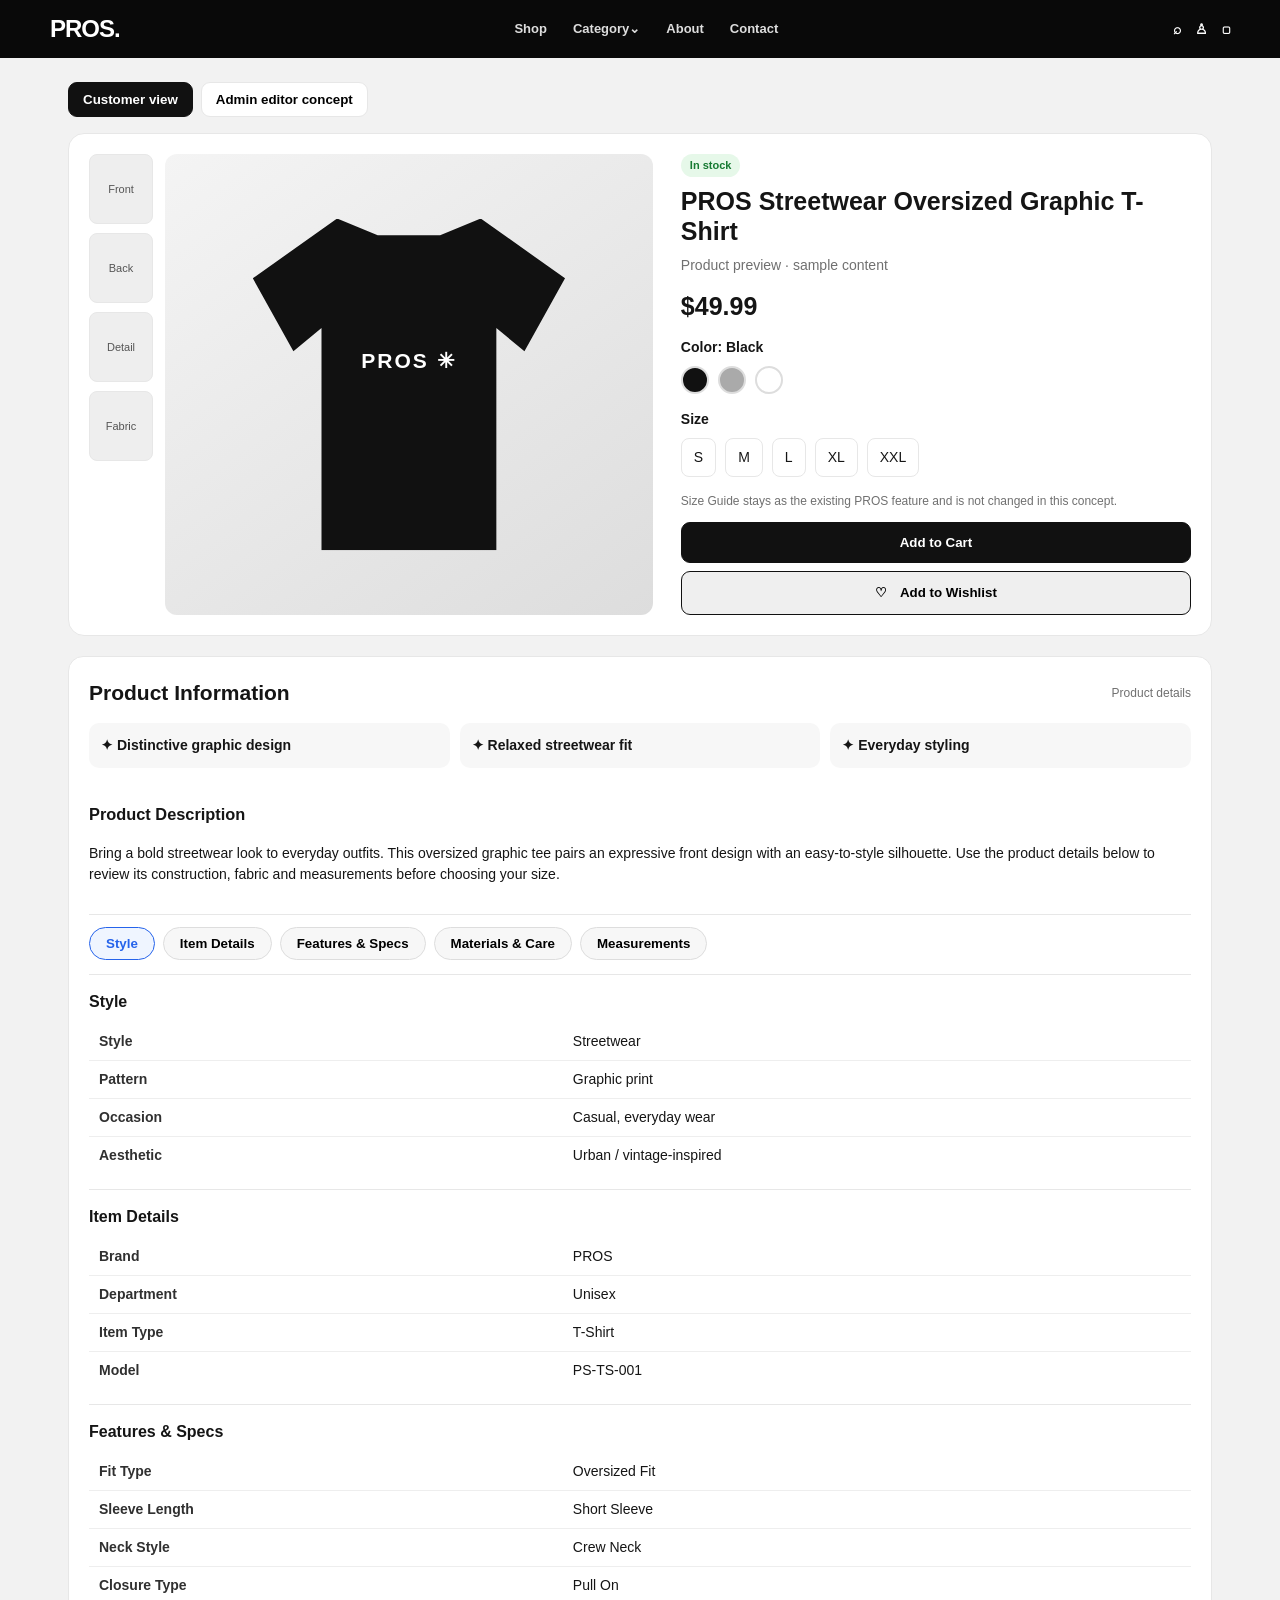
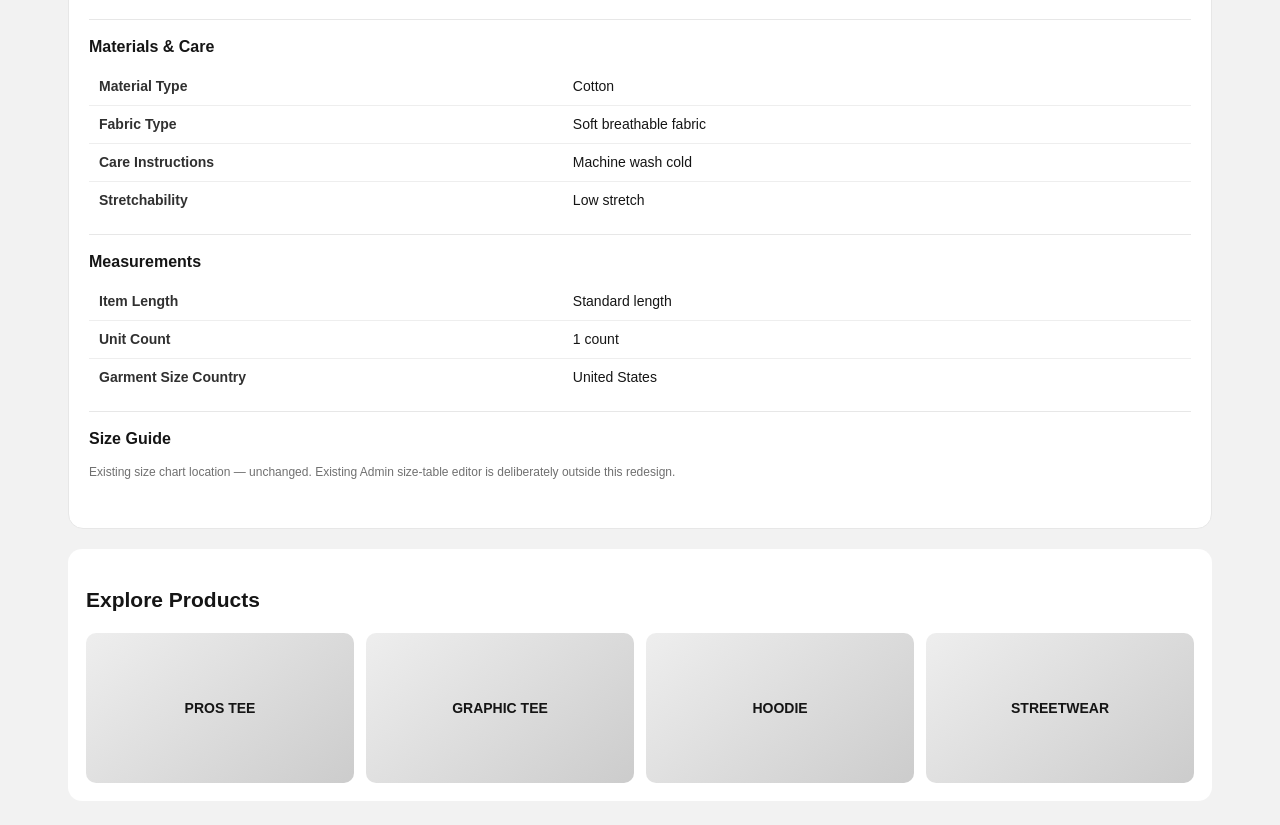
<file: product-information-preview.html>
<!doctype html>
<html lang="en">
<head>
<meta charset="utf-8">
<meta name="viewport" content="width=device-width,initial-scale=1">
<title>PROS — Product Information Preview</title>
<style>
:root{--ink:#151515;--muted:#707070;--line:#e7e7e7;--paper:#fff;--soft:#f6f6f6;--accent:#2563eb}
*{box-sizing:border-box}body{margin:0;background:#f2f2f2;color:var(--ink);font:14px/1.5 Inter,Arial,sans-serif}
.top{height:58px;background:#090909;color:#fff;display:flex;align-items:center;justify-content:space-between;padding:0 max(20px,calc((100vw - 1180px)/2));font-weight:700}.logo{font-size:24px;letter-spacing:-1px}.nav{display:flex;gap:26px;color:#ddd;font-size:13px}
.wrap{max-width:1180px;margin:24px auto;padding:0 18px}.switch{display:flex;gap:8px;margin-bottom:16px}.switch button,.btn{border:1px solid var(--line);background:#fff;border-radius:9px;padding:9px 14px;font-weight:650;cursor:pointer}.switch button.active,.btn.primary{background:#111;color:#fff;border-color:#111}
.product{display:grid;grid-template-columns:minmax(0,1.05fr) minmax(360px,.95fr);gap:28px;background:#fff;border:1px solid var(--line);border-radius:16px;padding:20px}
.gallery{display:grid;grid-template-columns:64px 1fr;gap:12px}.thumbs{display:grid;gap:9px;align-content:start}.thumb{height:70px;border:1px solid var(--line);border-radius:8px;background:#eee;display:grid;place-items:center;font-size:11px;color:#555}.hero{min-height:430px;border-radius:12px;background:linear-gradient(145deg,#f4f4f4,#ddd);display:grid;place-items:center;overflow:hidden}.shirt{width:64%;height:72%;background:#111;clip-path:polygon(27% 0,40% 5%,60% 5%,73% 0,100% 18%,87% 40%,78% 33%,78% 100%,22% 100%,22% 33%,13% 40%,0 18%);position:relative;filter:drop-shadow(0 12px 12px #0002)}.shirt:after{content:"PROS ✳";position:absolute;top:38%;left:0;right:0;color:#fff;text-align:center;font-size:21px;font-weight:900;letter-spacing:2px}
.stock{display:inline-block;background:#e6f8e9;color:#167a32;padding:3px 9px;border-radius:99px;font-size:11px;font-weight:700}.name{font-size:25px;line-height:1.2;margin:9px 0}.price{font-size:25px;font-weight:800;margin:12px 0}.muted{color:var(--muted)}.swatches,.sizes{display:flex;gap:9px;margin:8px 0 15px}.swatch{width:28px;height:28px;border:2px solid #ddd;border-radius:50%;background:#111}.swatch:nth-child(2){background:#aaa}.swatch:nth-child(3){background:#fff}.size{padding:8px 12px;border:1px solid var(--line);border-radius:8px}.actions{display:grid;gap:8px}.actions button{padding:12px;border-radius:9px;border:1px solid #111;font-weight:700}.cart{background:#111;color:#fff}
.info-card{margin-top:20px;background:#fff;border:1px solid var(--line);border-radius:15px;padding:20px}.info-head{display:flex;align-items:center;justify-content:space-between;gap:12px}.info-head h2{margin:0;font-size:21px}.tabs{display:flex;gap:8px;overflow-x:auto;padding:12px 0 14px;scrollbar-width:thin;border-bottom:1px solid var(--line)}.tabs button{white-space:nowrap;border:1px solid #ddd;border-radius:99px;background:#f7f7f7;padding:8px 16px;font-weight:650;cursor:pointer}.tabs button.active{border-color:var(--accent);color:var(--accent);background:#eff5ff}
.highlights{display:grid;grid-template-columns:repeat(3,1fr);gap:10px;margin:14px 0}.highlight{padding:12px;background:#f7f7f7;border-radius:10px;font-weight:600}.description{padding:4px 0 15px;border-bottom:1px solid var(--line)}.spec-section{padding:15px 0;border-bottom:1px solid var(--line)}.spec-section:last-child{border-bottom:0}.spec-section h3{font-size:16px;margin:0 0 9px}.spec-table{width:100%;border-collapse:collapse}.spec-table th,.spec-table td{text-align:left;padding:8px 10px;border-bottom:1px solid #eee;vertical-align:top}.spec-table th{width:43%;font-weight:650;color:#303030}.spec-table tr:last-child th,.spec-table tr:last-child td{border-bottom:0}.explore{margin:20px 0;background:#fff;padding:18px;border-radius:14px}.cards{display:grid;grid-template-columns:repeat(4,1fr);gap:12px}.mini{height:150px;border-radius:10px;background:linear-gradient(140deg,#eee,#ccc);display:grid;place-items:center;font-weight:800}
.admin{display:none;background:#fff;border:1px solid var(--line);border-radius:15px;padding:20px}.admin.show{display:block}.admin h2{margin-top:0}.admin-section{border:1px solid var(--line);border-radius:12px;padding:14px;margin:12px 0}.field{display:grid;grid-template-columns:1fr 1fr auto;gap:8px;margin:8px 0}.field input{width:100%;padding:10px;border:1px solid #ddd;border-radius:8px}.danger{color:#b42318}.note{font-size:12px;color:var(--muted)}
.undo-toolbar{position:fixed;z-index:1000;top:72px;right:22px;display:none;align-items:center;gap:7px;padding:8px;background:#fff;border:1px solid #dedede;border-radius:12px;box-shadow:0 8px 28px #0002}.undo-toolbar .btn{min-width:82px}.undo-toolbar .btn:disabled{opacity:.38;cursor:not-allowed}.undo-toolbar #historyStatus{max-width:150px;font-size:11px;margin:0 4px}.admin-mode .undo-toolbar{display:flex}
@media(max-width:720px){.undo-toolbar{top:62px;right:9px;gap:5px;padding:6px}.undo-toolbar .btn{min-width:66px;padding:8px 10px;font-size:12px}.undo-toolbar #historyStatus{display:none}}
@media(max-width:720px){.top{height:54px;padding:0 14px}.nav{display:none}.wrap{margin:12px auto;padding:0 10px}.product{display:block;padding:12px;border-radius:12px}.gallery{display:block}.thumbs{display:none}.hero{min-height:0;aspect-ratio:1/1;margin-bottom:14px}.shirt{height:76%;width:66%}.name{font-size:21px}.price{font-size:23px}.info-card{margin-top:16px;padding:14px 12px}.info-head h2{font-size:19px}.tabs{margin:0 -2px;gap:7px}.tabs button{padding:8px 12px;font-size:12px}.highlights{grid-template-columns:1fr 1fr;gap:7px}.highlight{font-size:12px;padding:9px}.description{font-size:13px}.spec-section{padding:12px 0}.spec-table th,.spec-table td{padding:8px 6px;font-size:12px}.spec-table th{width:44%}.cards{grid-template-columns:repeat(2,1fr)}.mini{height:120px}.field{grid-template-columns:1fr 1fr}.field button{grid-column:1/-1}.admin{padding:14px}}
</style>
</head>
<body>
<header class="top"><div class="logo">PROS.</div><nav class="nav"><span>Shop</span><span>Category⌄</span><span>About</span><span>Contact</span></nav><div>⌕　♙　▢</div></header>
<main class="wrap">
<div class="switch"><button class="active" id="storeBtn">Customer view</button><button id="adminBtn">Admin editor concept</button></div>
<section id="store">
<div class="product">
<div class="gallery"><div class="thumbs"><div class="thumb">Front</div><div class="thumb">Back</div><div class="thumb">Detail</div><div class="thumb">Fabric</div></div><div class="hero"><div class="shirt"></div></div></div>
<div><span class="stock">In stock</span><h1 class="name">PROS Streetwear Oversized Graphic T-Shirt</h1><div class="muted">Product preview · sample content</div><div class="price">$49.99</div><b>Color: Black</b><div class="swatches"><span class="swatch"></span><span class="swatch"></span><span class="swatch"></span></div><b>Size</b><div class="sizes"><span class="size">S</span><span class="size">M</span><span class="size">L</span><span class="size">XL</span><span class="size">XXL</span></div><p class="note">Size Guide stays as the existing PROS feature and is not changed in this concept.</p><div class="actions"><button class="cart">Add to Cart</button><button>♡　Add to Wishlist</button></div></div>
</div>
<section class="info-card">
<div class="info-head"><h2>Product Information</h2><span class="note">Product details</span></div>
<div class="highlights"><div class="highlight">✦ Distinctive graphic design</div><div class="highlight">✦ Relaxed streetwear fit</div><div class="highlight">✦ Everyday styling</div></div>
<div class="description"><h3>Product Description</h3><p>Bring a bold streetwear look to everyday outfits. This oversized graphic tee pairs an expressive front design with an easy-to-style silhouette. Use the product details below to review its construction, fabric and measurements before choosing your size.</p></div>
<div class="tabs" id="tabs"><button class="active" data-target="style">Style</button><button data-target="item">Item Details</button><button data-target="features">Features &amp; Specs</button><button data-target="materials">Materials &amp; Care</button><button data-target="measurements">Measurements</button></div>
<div id="style" class="spec-section"><h3>Style</h3><table class="spec-table"><tr><th>Style</th><td>Streetwear</td></tr><tr><th>Pattern</th><td>Graphic print</td></tr><tr><th>Occasion</th><td>Casual, everyday wear</td></tr><tr><th>Aesthetic</th><td>Urban / vintage-inspired</td></tr></table></div>
<div id="item" class="spec-section"><h3>Item Details</h3><table class="spec-table"><tr><th>Brand</th><td>PROS</td></tr><tr><th>Department</th><td>Unisex</td></tr><tr><th>Item Type</th><td>T-Shirt</td></tr><tr><th>Model</th><td>PS-TS-001</td></tr></table></div>
<div id="features" class="spec-section"><h3>Features &amp; Specs</h3><table class="spec-table"><tr><th>Fit Type</th><td>Oversized Fit</td></tr><tr><th>Sleeve Length</th><td>Short Sleeve</td></tr><tr><th>Neck Style</th><td>Crew Neck</td></tr><tr><th>Closure Type</th><td>Pull On</td></tr></table></div>
<div id="materials" class="spec-section"><h3>Materials &amp; Care</h3><table class="spec-table"><tr><th>Material Type</th><td>Cotton</td></tr><tr><th>Fabric Type</th><td>Soft breathable fabric</td></tr><tr><th>Care Instructions</th><td>Machine wash cold</td></tr><tr><th>Stretchability</th><td>Low stretch</td></tr></table></div>
<div id="measurements" class="spec-section"><h3>Measurements</h3><table class="spec-table"><tr><th>Item Length</th><td>Standard length</td></tr><tr><th>Unit Count</th><td>1 count</td></tr><tr><th>Garment Size Country</th><td>United States</td></tr></table></div>
<div class="spec-section"><h3>Size Guide</h3><p class="note">Existing size chart location — unchanged. Existing Admin size-table editor is deliberately outside this redesign.</p></div>
</section>
<section class="explore"><h2>Explore Products</h2><div class="cards"><div class="mini">PROS TEE</div><div class="mini">GRAPHIC TEE</div><div class="mini">HOODIE</div><div class="mini">STREETWEAR</div></div></section>
</section>
<section class="admin" id="admin">
<h2>Product Information · Admin concept</h2><p class="note">The new structured fields are separate from the current Size Guide editor. This is a design preview, not connected to Supabase.</p>
<div class="admin-section"><h3>Product Highlights</h3><div class="field"><input value="Distinctive graphic design"><input value="A standout graphic for everyday streetwear"><button>×</button></div><button class="btn">+ Add highlight</button></div>
<div class="admin-section"><h3>Product Description</h3><textarea style="width:100%;min-height:90px;padding:10px;border:1px solid #ddd;border-radius:8px">Write a clear product description. Paragraph breaks will be preserved.</textarea></div>
<div id="adminSections"></div>
<div class="admin-section"><h3>Image order</h3><p class="note">Image upload, paste, drag-and-drop and hold-to-reorder will be implemented in the next integration stage.</p><div class="field"><input value="Image 1 — Main photo"><input value="Image 2 — Back view"><button>↕</button></div></div>

</section>
</main>
<div class="undo-toolbar" role="group" aria-label="Undo and redo controls"><button class="btn" id="undoBtn" type="button" disabled>↶ Undo</button><button class="btn" id="redoBtn" type="button" disabled>↷ Redo</button><span class="note" id="historyStatus" aria-live="polite">No changes to undo or redo.</span></div>
<script>
const sections=[["Style",[["Style","Streetwear"],["Pattern","Graphic print"],["Occasion","Casual, everyday wear"]]],["Item Details",[["Brand","PROS"],["Department","Unisex"],["Item Type","T-Shirt"]]],["Features & Specs",[["Fit Type","Oversized Fit"],["Sleeve Length","Short Sleeve"],["Neck Style","Crew Neck"]]],["Materials & Care",[["Material Type","Cotton"],["Fabric Type","Soft breathable fabric"],["Care Instructions","Machine wash cold"]]],["Measurements",[["Item Length","Standard length"],["Unit Count","1 count"],["Garment Size Country","United States"]]]];
const adminSections=document.getElementById("adminSections");
sections.forEach(([name,fields])=>{
  const box=document.createElement("div");
  box.className="admin-section";
  const heading=document.createElement("h3"); heading.textContent=name; box.appendChild(heading);
  fields.forEach(([k,v])=>{
    const row=document.createElement("div"); row.className="field";
    row.innerHTML='<input aria-label="Field name"><input aria-label="Field value"><button type="button" class="remove" aria-label="Remove field">×</button>';
    row.querySelectorAll("input")[0].value=k; row.querySelectorAll("input")[1].value=v;
    box.appendChild(row);
  });
  const add=document.createElement("button"); add.type="button"; add.className="btn add"; add.textContent="+ Add field"; box.appendChild(add);
  adminSections.appendChild(box);
});

/* Undo / Redo history for all editable Product Information fields. */
const undoBtn=document.getElementById("undoBtn");
const redoBtn=document.getElementById("redoBtn");
const historyStatus=document.getElementById("historyStatus");
let undoStack=[], redoStack=[];
function editorSnapshot(){
  const clone=document.getElementById("admin").cloneNode(true);
  clone.querySelectorAll("input").forEach((el,i)=>{
    const live=document.querySelectorAll("#admin input")[i];
    if(live) el.setAttribute("value",live.value); else el.setAttribute("value",el.value);
  });
  clone.querySelectorAll("textarea").forEach((el,i)=>{
    const live=document.querySelectorAll("#admin textarea")[i];
    el.textContent=live ? live.value : el.value;
  });
  return clone.innerHTML;
}
let lastSnapshot=editorSnapshot();
function updateHistoryButtons(){
  undoBtn.disabled=undoStack.length===0;
  redoBtn.disabled=redoStack.length===0;
  historyStatus.textContent=undoStack.length
    ? "Undo available ("+undoStack.length+" step"+(undoStack.length===1?"":"s")+")"
    : (redoStack.length ? "No more changes to undo." : "No changes to undo or redo.");
}
function recordEditorChange(){
  const next=editorSnapshot();
  if(next===lastSnapshot) return;
  undoStack.push(lastSnapshot);
  if(undoStack.length>100) undoStack.shift();
  redoStack=[];
  lastSnapshot=next;
  updateHistoryButtons();
}
function restoreEditorSnapshot(snapshot){
  document.getElementById("admin").innerHTML=snapshot;
  lastSnapshot=editorSnapshot();
  updateHistoryButtons();
}
document.getElementById("admin").addEventListener("input",()=>{
  recordEditorChange();
});
document.getElementById("admin").addEventListener("change",()=>{
  recordEditorChange();
});
document.getElementById("admin").addEventListener("click",event=>{
  const add=event.target.closest(".add");
  const remove=event.target.closest(".remove");
  if(add){
    const row=document.createElement("div"); row.className="field";
    row.innerHTML='<input placeholder="Attribute name" aria-label="Field name"><input placeholder="Value" aria-label="Field value"><button type="button" class="remove" aria-label="Remove field">×</button>';
    add.parentElement.insertBefore(row,add);
    recordEditorChange();
  } else if(remove){
    const row=remove.closest(".field");
    if(row){row.remove();recordEditorChange();}
  }
});
undoBtn.addEventListener("click",()=>{
  if(!undoStack.length) return;
  redoStack.push(lastSnapshot);
  const previous=undoStack.pop();
  restoreEditorSnapshot(previous);
});
redoBtn.addEventListener("click",()=>{
  if(!redoStack.length) return;
  undoStack.push(lastSnapshot);
  const next=redoStack.pop();
  restoreEditorSnapshot(next);
});
updateHistoryButtons();
document.querySelectorAll("#tabs button").forEach(b=>b.onclick=()=>{document.querySelectorAll("#tabs button").forEach(x=>x.classList.remove("active"));b.classList.add("active");document.getElementById(b.dataset.target).scrollIntoView({behavior:"smooth",block:"start"});});
document.getElementById("storeBtn").onclick=()=>{document.getElementById("store").style.display="block";document.getElementById("admin").classList.remove("show");document.body.classList.remove("admin-mode");document.getElementById("storeBtn").classList.add("active");document.getElementById("adminBtn").classList.remove("active");};
document.getElementById("adminBtn").onclick=()=>{document.getElementById("store").style.display="none";document.getElementById("admin").classList.add("show");document.body.classList.add("admin-mode");document.getElementById("adminBtn").classList.add("active");document.getElementById("storeBtn").classList.remove("active");};
</script>
</body></html>
<!-- Trigger isolated Cloudflare Pages preview build -->
</file>
